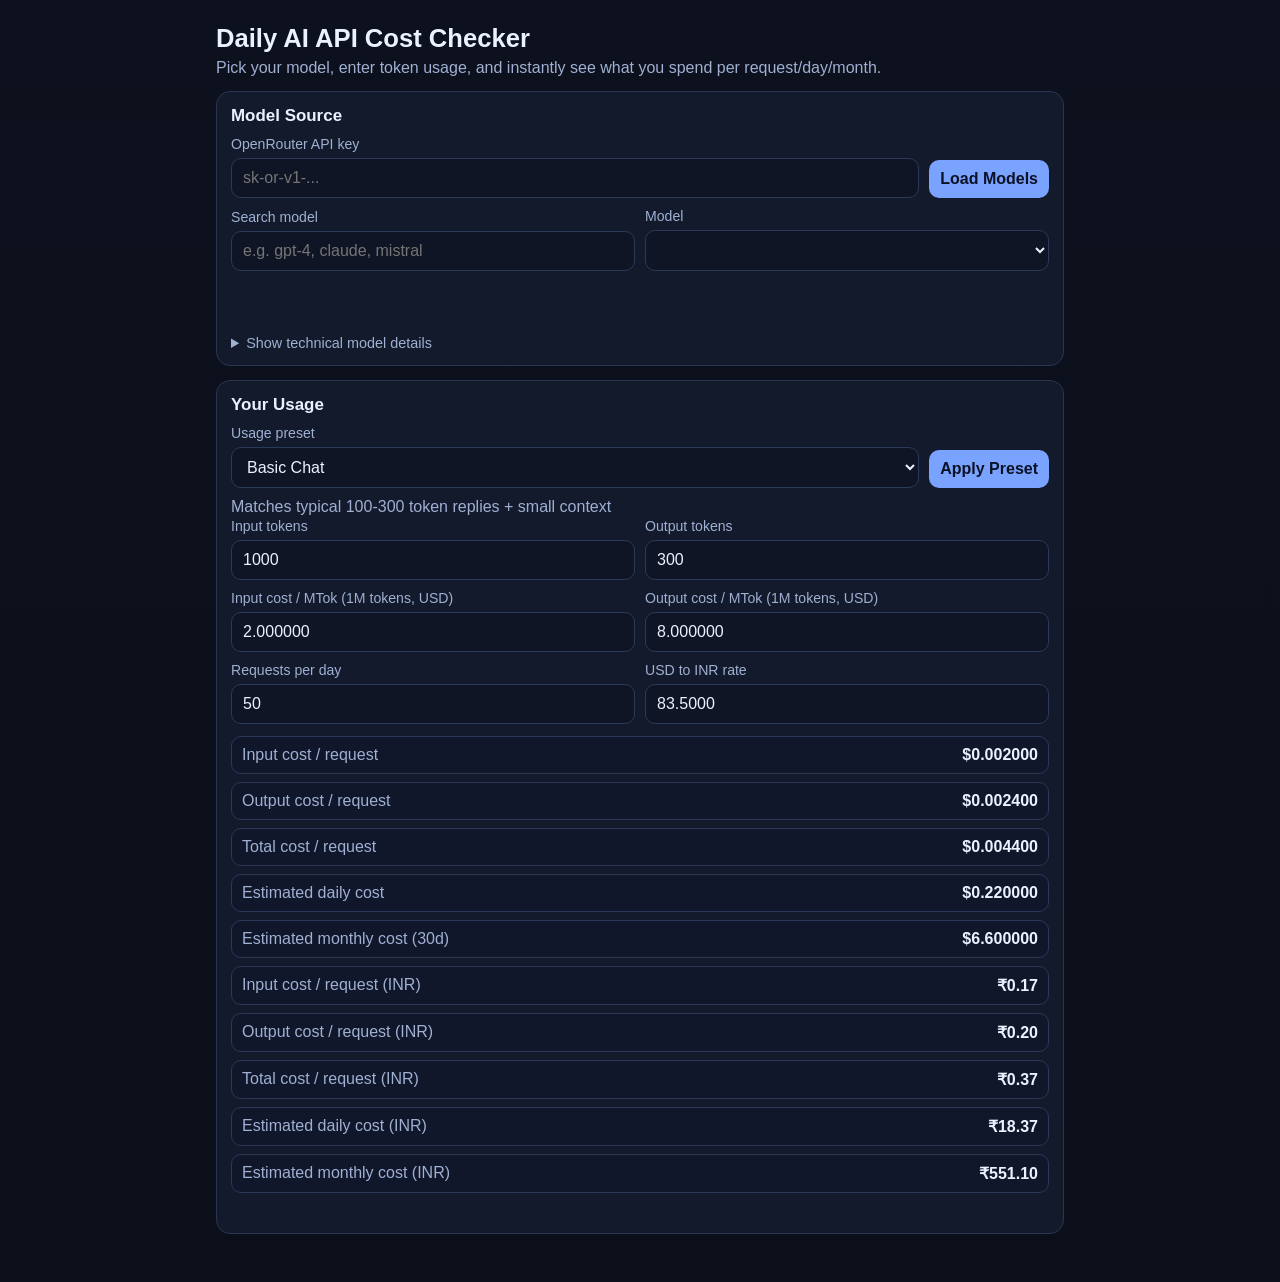
<file: index.html>
<!DOCTYPE html>
<html lang="en">
  <head>
    <meta charset="UTF-8" />
    <meta name="viewport" content="width=device-width, initial-scale=1.0" />
    <title>AI API Cost Dashboard</title>
    <meta http-equiv="refresh" content="0; url=/dashboard.html" />
  </head>
  <body>
    <p>Redirecting to dashboard...</p>
  </body>
</html>
</file>
<file: dashboard.css>
:root {
  --bg: #0c111d;
  --card: #131a2b;
  --border: #2a3552;
  --text: #ebf1ff;
  --muted: #9fb0d3;
  --accent: #7aa2ff;
  --error: #ff8b9f;
}

* {
  box-sizing: border-box;
}

body {
  margin: 0;
  font-family: Inter, "Segoe UI", Roboto, Arial, sans-serif;
  background: linear-gradient(180deg, #0c111d, #0a0f1a);
  color: var(--text);
}

.app {
  max-width: 880px;
  margin: 24px auto;
  padding: 0 16px 24px;
  display: grid;
  gap: 14px;
}

header h1 {
  margin: 0 0 6px;
  font-size: 1.6rem;
}

header p {
  margin: 0;
  color: var(--muted);
}

.card {
  background: var(--card);
  border: 1px solid var(--border);
  border-radius: 14px;
  padding: 14px;
}

h2 {
  margin: 0 0 10px;
  font-size: 1.06rem;
}

.row {
  display: flex;
  gap: 10px;
  align-items: flex-end;
  margin-bottom: 10px;
}

.grow {
  flex: 1;
}

.grid {
  display: grid;
  gap: 10px;
  grid-template-columns: repeat(2, minmax(0, 1fr));
}

.field {
  display: grid;
  gap: 6px;
}

label {
  color: var(--muted);
  font-size: 0.88rem;
}

input,
select,
button {
  background: #0f1525;
  border: 1px solid #2b395a;
  color: var(--text);
  border-radius: 10px;
  padding: 10px 11px;
  font: inherit;
}

input:focus,
select:focus {
  outline: 2px solid rgba(122, 162, 255, 0.45);
}

button {
  cursor: pointer;
  background: var(--accent);
  color: #0a1226;
  border: none;
  font-weight: 700;
  white-space: nowrap;
}

.totals {
  margin-top: 12px;
  display: grid;
  gap: 8px;
}

.metric {
  display: flex;
  justify-content: space-between;
  background: #10172a;
  border: 1px solid #2b3858;
  border-radius: 10px;
  padding: 9px 10px;
}

.metric span {
  color: var(--muted);
}

.muted {
  color: var(--muted);
  margin: 4px 0 0;
  min-height: 20px;
}

.error {
  margin: 6px 0 0;
  min-height: 20px;
  color: var(--error);
}

.details {
  margin-top: 10px;
  padding: 10px;
  background: #10172a;
  border: 1px solid #2b3858;
  border-radius: 10px;
  display: grid;
  gap: 8px;
}

.advanced {
  margin-top: 8px;
}

.advanced summary {
  cursor: pointer;
  color: var(--muted);
  font-size: 0.9rem;
}

.details-grid {
  display: grid;
  gap: 8px 12px;
  grid-template-columns: repeat(2, minmax(0, 1fr));
}

.detail-item {
  background: #0d1424;
  border: 1px solid #243251;
  border-radius: 8px;
  padding: 8px;
}

.detail-label {
  display: block;
  color: var(--muted);
  font-size: 0.78rem;
  margin-bottom: 4px;
}

.detail-value {
  font-size: 0.9rem;
  word-break: break-word;
}

@media (max-width: 680px) {
  .row {
    flex-direction: column;
    align-items: stretch;
  }

  .grid {
    grid-template-columns: 1fr;
  }

  .details-grid {
    grid-template-columns: 1fr;
  }
}
</file>
